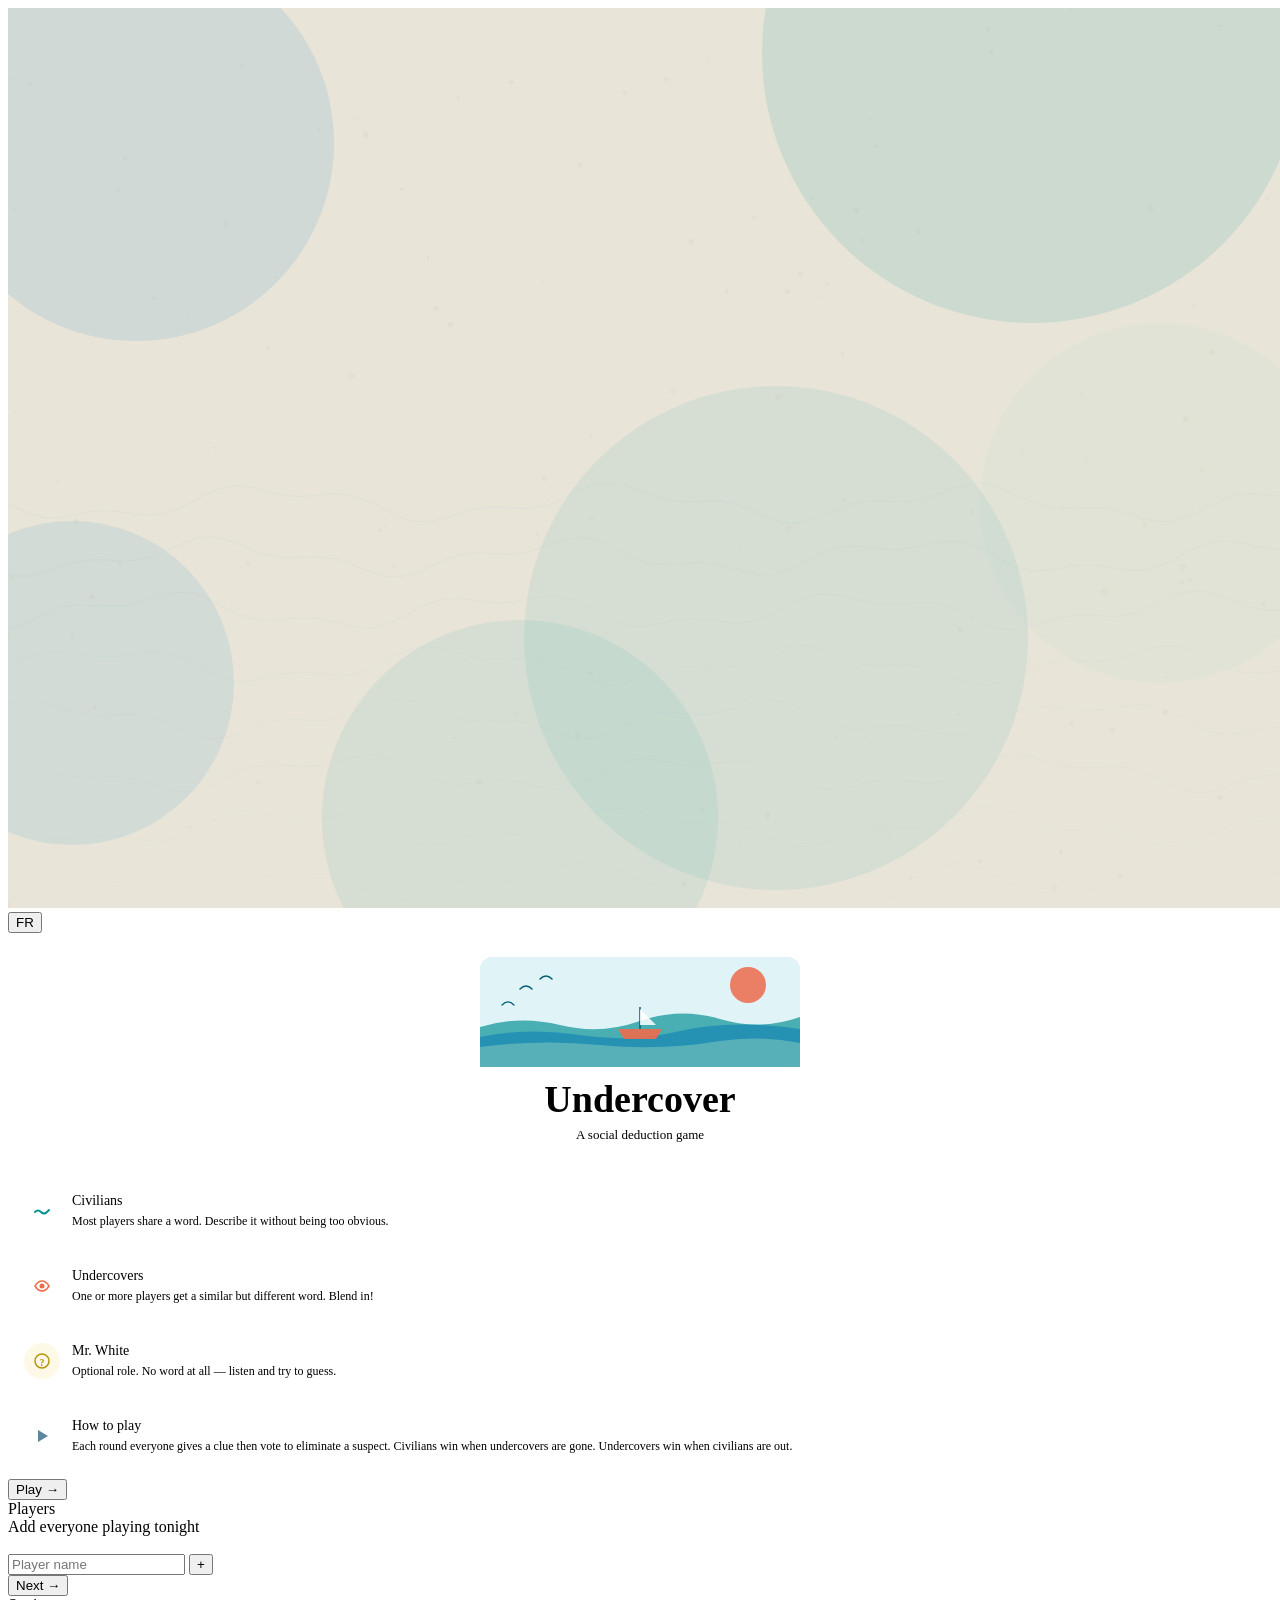
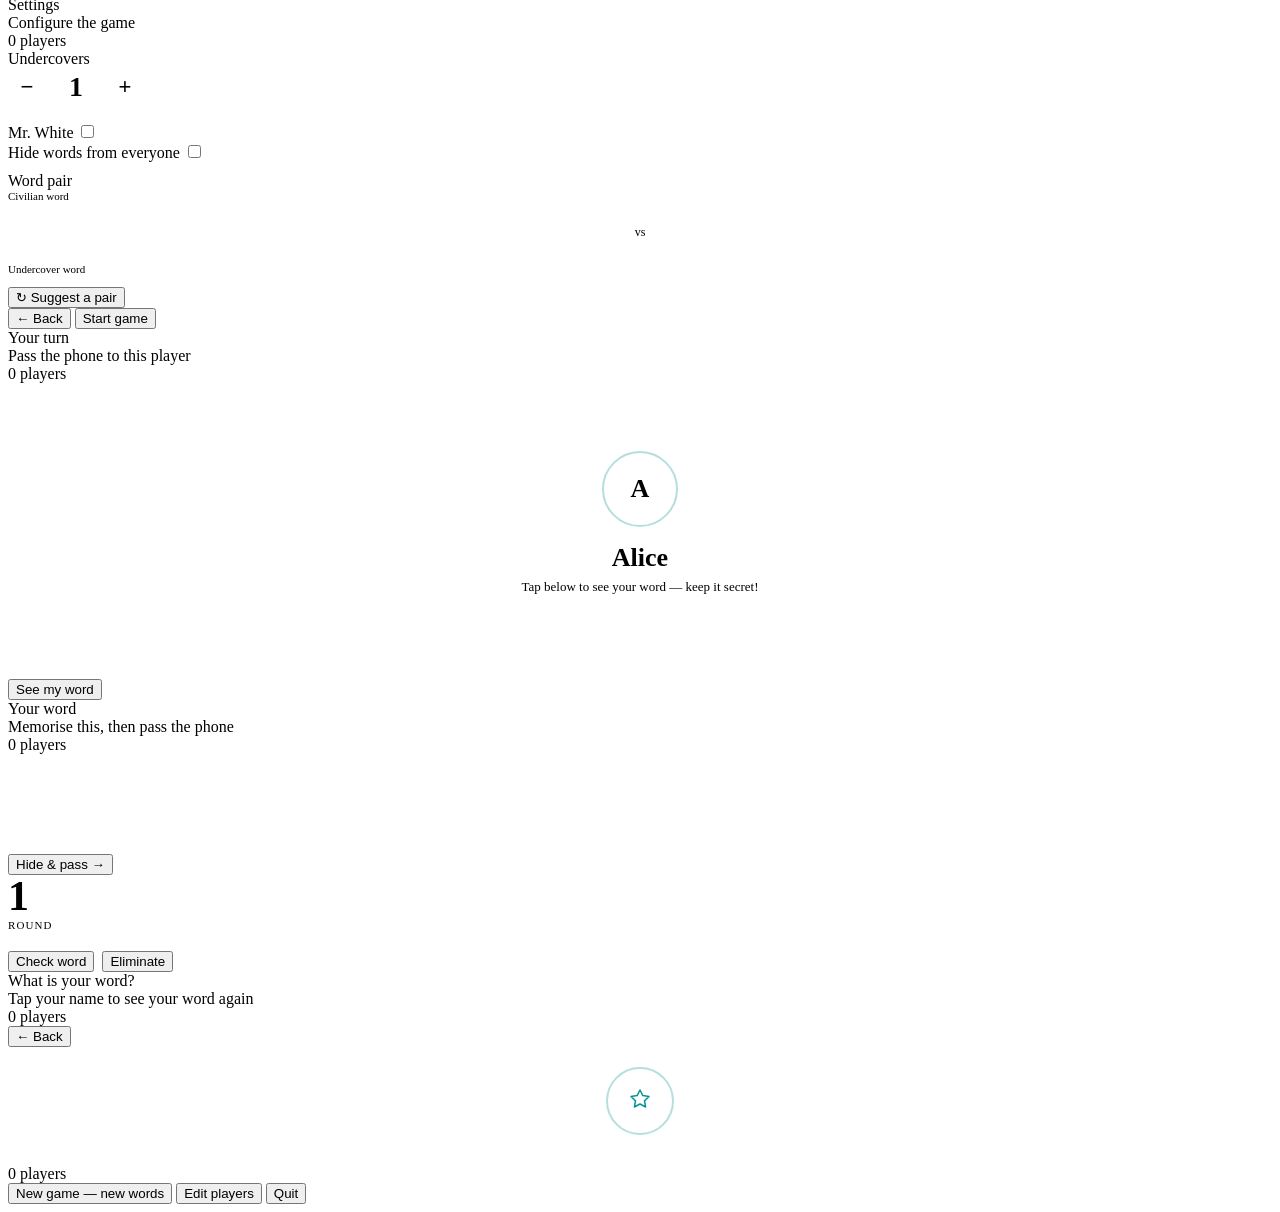
<file: Index.html>
<!DOCTYPE html>
<!--
  UNDERCOVER — Main HTML file  (Sunny Coast theme)
  Styles  → undercover.css
  Logic   → undercover.js

  Screen flow:
    screen-intro   → Welcome page: rules summary + Start button
    screen-setup   → Add players
    screen-config  → Undercovers, Mr. White, word visibility, word pair
    screen-pass    → Pass phone to each player
    screen-reveal  → Player sees their WORD only (role hidden)
    screen-game    → Live board with per-player recheck badge
    screen-recheck → Re-check your word mid-game
    screen-end     → Winner, elimination order with roles (one per line)
-->
<html lang="en">
<head>
  <meta charset="UTF-8"/>
  <meta name="viewport" content="width=device-width, initial-scale=1.0, maximum-scale=1.0"/>
  <title>Undercover</title>
  <link
    href="https://fonts.googleapis.com/css2?family=Playfair+Display:wght@400;600;700&family=DM+Sans:wght@300;400;500&display=swap"
    rel="stylesheet"
  />
  <link rel="stylesheet" href="undercover.css"/>
</head>
<body>

  <canvas id="bg-canvas"></canvas>

  <div id="app">
    <div class="frame" id="frame">

      <div class="notch"></div>

      <!-- Language toggle — top-right corner, always visible -->
      <button class="lang-btn" id="langBtn" onclick="toggleLang()">FR</button>


      <!-- ════════════════════════════════════════════════════
           SCREEN 0 — INTRO
           Ocean-themed welcome page.
           Explains the three roles and how the game works.
           data-i18n attributes are translated by applyLang().
           ════════════════════════════════════════════════════ -->
      <div class="screen active" id="screen-intro">

        <!-- Hero area with animated wave SVG -->
        <div class="intro-hero">
          <!-- Decorative ocean SVG illustration -->
          <svg viewBox="0 0 320 110" xmlns="http://www.w3.org/2000/svg"
               style="width:100%;max-width:320px;margin:0 auto 12px;display:block">
            <!-- Sky -->
            <rect width="320" height="110" fill="#e0f4f8" rx="12"/>
            <!-- Deep ocean -->
            <path d="M0 70 Q40 58 80 68 Q120 78 160 64 Q200 50 240 62 Q280 74 320 60 L320 110 L0 110 Z"
                  fill="#0a9396" opacity="0.7"/>
            <!-- Mid wave -->
            <path d="M0 80 Q50 70 100 78 Q150 86 200 74 Q250 62 320 72 L320 110 L0 110 Z"
                  fill="#0077b6" opacity="0.5"/>
            <!-- Surface foam -->
            <path d="M0 90 Q60 82 120 88 Q180 94 240 84 Q280 78 320 86 L320 110 L0 110 Z"
                  fill="#94d2bd" opacity="0.45"/>
            <!-- Sun -->
            <circle cx="268" cy="28" r="18" fill="#ee6c4d" opacity="0.85"/>
            <!-- Seagulls -->
            <path d="M40 32 Q46 26 52 32" stroke="#005f73" stroke-width="1.5" fill="none" stroke-linecap="round"/>
            <path d="M60 22 Q66 16 72 22" stroke="#005f73" stroke-width="1.5" fill="none" stroke-linecap="round"/>
            <path d="M22 48 Q28 42 34 48" stroke="#005f73" stroke-width="1.2" fill="none" stroke-linecap="round"/>
            <!-- Boat hull -->
            <path d="M138 72 L182 72 L176 82 L144 82 Z" fill="#ee6c4d" opacity="0.9"/>
            <!-- Mast -->
            <line x1="160" y1="50" x2="160" y2="72" stroke="#005f73" stroke-width="1.5"/>
            <!-- Sail -->
            <path d="M160 52 L176 68 L160 68 Z" fill="white" opacity="0.85"/>
          </svg>

          <div class="intro-title" data-i18n="intro-title">Undercover</div>
          <div class="intro-subtitle" data-i18n="intro-tagline">A social deduction game</div>
        </div>

        <!-- Rule cards — one per role / mechanic -->
        <div class="rule-card">
          <div class="rule-icon rule-icon-civilian">
            <!-- Wave icon for civilians -->
            <svg width="18" height="18" viewBox="0 0 18 18" fill="none">
              <path d="M2 10 Q5 7 8 10 Q11 13 14 10 Q16 8 16 8" stroke="#0a9396" stroke-width="2"
                    fill="none" stroke-linecap="round"/>
            </svg>
          </div>
          <div>
            <div class="rule-title" data-i18n="intro-rule-civ-title">Civilians</div>
            <div class="rule-desc"  data-i18n="intro-rule-civ">
              Most players share a word. Describe it without being too obvious.
            </div>
          </div>
        </div>

        <div class="rule-card">
          <div class="rule-icon rule-icon-undercover">
            <!-- Eye icon for undercover -->
            <svg width="18" height="18" viewBox="0 0 18 18" fill="none">
              <path d="M2 9 Q5 4 9 4 Q13 4 16 9 Q13 14 9 14 Q5 14 2 9Z"
                    stroke="#ee6c4d" stroke-width="1.5" fill="none"/>
              <circle cx="9" cy="9" r="2.5" fill="#ee6c4d"/>
            </svg>
          </div>
          <div>
            <div class="rule-title" data-i18n="intro-rule-spy-title">Undercovers</div>
            <div class="rule-desc"  data-i18n="intro-rule-spy">
              One or more players get a similar but different word. Blend in!
            </div>
          </div>
        </div>

        <div class="rule-card">
          <div class="rule-icon rule-icon-mrwhite">
            <!-- Question mark icon for Mr. White -->
            <svg width="18" height="18" viewBox="0 0 18 18" fill="none">
              <circle cx="9" cy="9" r="7" stroke="#b7950b" stroke-width="1.5"/>
              <text x="9" y="13.5" text-anchor="middle" font-size="10"
                    font-weight="700" fill="#b7950b" font-family="serif">?</text>
            </svg>
          </div>
          <div>
            <div class="rule-title" data-i18n="intro-rule-mw-title">Mr. White</div>
            <div class="rule-desc"  data-i18n="intro-rule-mw">
              Optional role. No word at all — listen and try to guess.
            </div>
          </div>
        </div>

        <div class="rule-card">
          <div class="rule-icon rule-icon-flow">
            <!-- Play / flow icon -->
            <svg width="18" height="18" viewBox="0 0 18 18" fill="none">
              <polygon points="5,3 15,9 5,15" fill="#1a5276" opacity="0.7"/>
            </svg>
          </div>
          <div>
            <div class="rule-title" data-i18n="intro-rule-flow-title">How to play</div>
            <div class="rule-desc"  data-i18n="intro-rule-flow">
              Each round everyone gives a clue then vote to eliminate a suspect.
              Civilians win when undercovers are gone. Undercovers win when civilians are out.
            </div>
          </div>
        </div>

        <div class="spacer"></div>
        <!-- Start button navigates to the player setup screen -->
        <button class="btn btn-primary" onclick="goToSetup()" data-i18n="intro-start">
          Play →
        </button>
      </div>


      <!-- ════════════════════════════════════════════════════
           SCREEN 1 — SETUP
           Host types player names one by one.
           ════════════════════════════════════════════════════ -->
      <div class="screen" id="screen-setup">
        <div class="page-title" id="t-setup">Players</div>
        <div class="page-sub"   id="t-setup-sub">Add everyone playing tonight</div>

        <!-- Badge hidden on this screen (list already shows count) -->
        <span class="player-count-badge" style="visibility:hidden">0 players</span>

        <div class="input-row">
          <input
            type="text"
            id="playerInput"
            placeholder="Player name"
            onkeydown="if(event.key==='Enter') addPlayer()"
          />
          <button class="btn btn-primary btn-icon btn-sm" onclick="addPlayer()">+</button>
        </div>

        <div id="playerList"></div>
        <div id="setup-error-box"></div>

        <div class="spacer"></div>
        <button class="btn btn-primary" id="t-next1" onclick="goToConfig()">Next →</button>
      </div>


      <!-- ════════════════════════════════════════════════════
           SCREEN 2 — CONFIG
           ════════════════════════════════════════════════════ -->
      <div class="screen" id="screen-config">
        <div class="page-title" id="t-config">Settings</div>
        <div class="page-sub"   id="t-config-sub">Configure the game</div>
        <span class="player-count-badge">0 players</span>

        <div class="section-label" id="t-undercov-label">Undercovers</div>
        <div class="counter-row">
          <button class="counter-btn" onclick="changeUnder(-1)">−</button>
          <span   class="counter-val" id="underCount">1</span>
          <button class="counter-btn" onclick="changeUnder(1)">+</button>
          <span   class="counter-note" id="underSug"></span>
        </div>

        <div class="toggle-row">
          <span class="toggle-label" id="t-mrw">Mr. White</span>
          <label class="toggle">
            <input type="checkbox" id="mrWhiteToggle" onchange="changeUnder(0)"/>
            <span class="slider-t"></span>
          </label>
        </div>

        <div class="divider"></div>

        <!-- Hide-words toggle: when ON, words are chosen randomly and never shown -->
        <div class="toggle-row" style="border-top:none;padding-top:0;margin-bottom:10px">
          <span class="toggle-label" id="t-words-hidden-label">Hide words from everyone</span>
          <label class="toggle">
            <input type="checkbox" id="hideWordsToggle" onchange="onHideWordsChange()"/>
            <span class="slider-t"></span>
          </label>
        </div>

        <!-- Shown when words hidden: confirms a pair was locked in silently -->
        <div id="wordHiddenNote" class="word-hidden-note" style="display:none">
          A random pair is locked in — no one sees it, including the host.
        </div>

        <!-- Shown when words visible: host enters/edits the pair -->
        <div id="wordVisibleSection">
          <div class="section-label" id="t-words-label">Word pair</div>
          <div class="card">
            <div style="font-size:11px;color:var(--navy-light);margin-bottom:6px" id="t-civilian-word">
              Civilian word
            </div>
            <div class="word-pair-grid">
              <input class="word-input" type="text" id="word1"/>
              <span  class="vs-divider">vs</span>
              <input class="word-input" type="text" id="word2"/>
            </div>
            <div style="font-size:11px;color:var(--navy-light);margin-top:4px" id="t-undercover-word">
              Undercover word
            </div>
            <button class="btn btn-sm" style="margin-top:12px;width:auto"
                    onclick="suggestWords()" id="t-suggest">
              ↻ Suggest a pair
            </button>
          </div>
        </div>

        <div id="config-error-box"></div>

        <div class="spacer"></div>
        <button class="btn"             id="t-back1" onclick="goTo('screen-setup')">← Back</button>
        <button class="btn btn-primary" id="t-start" onclick="startPassPhone()">Start game</button>
      </div>


      <!-- ════════════════════════════════════════════════════
           SCREEN 3 — PASS PHONE
           ════════════════════════════════════════════════════ -->
      <div class="screen" id="screen-pass">
        <div class="page-title" id="t-pass-title">Your turn</div>
        <div class="page-sub"   id="t-pass-sub">Pass the phone to this player</div>
        <span class="player-count-badge">0 players</span>

        <div class="pass-card">
          <div class="pass-avatar">
            <span class="pass-initials" id="passInitials">A</span>
          </div>
          <div class="pass-name" id="passName">Alice</div>
          <div class="pass-hint" id="t-pass-hint">Tap below to see your word — keep it secret!</div>
        </div>

        <button class="btn btn-primary" id="t-reveal" onclick="revealRole()">See my word</button>
      </div>


      <!-- ════════════════════════════════════════════════════
           SCREEN 4 — WORD REVEAL
           Players see ONLY their word — NO role label, NO role description.
           Role badge is display:none until elimination.
           ════════════════════════════════════════════════════ -->
      <div class="screen" id="screen-reveal">
        <div class="page-title" id="t-reveal-title">Your word</div>
        <div class="page-sub"   id="t-reveal-sub">Memorise this, then pass the phone</div>
        <span class="player-count-badge">0 players</span>

        <div class="role-card">
          <!-- Role badge intentionally hidden at this stage -->
          <div class="role-badge" id="roleBadge" style="display:none"></div>
          <!-- The player's word (or "no word" for Mr. White) -->
          <div class="role-word"  id="roleWord"></div>
          <!-- Neutral hint — no role information -->
          <div class="role-desc"  id="roleDesc"></div>
        </div>

        <button class="btn btn-primary" id="t-hide" onclick="nextPassPlayer()">Hide & pass →</button>
      </div>


      <!-- ════════════════════════════════════════════════════
           SCREEN 5 — GAME
           Live board: round, player rows with per-player
           recheck badge (×N), and action buttons.
           ════════════════════════════════════════════════════ -->
      <div class="screen" id="screen-game">
        <div class="game-header">
          <div>
            <div class="round-display" id="roundNum">1</div>
            <div class="round-label"   id="t-round-label">Round</div>
          </div>
          <!-- Shows "N players · N active" — updated by renderGameScreen() -->
          <div class="game-meta" id="gameMeta"></div>
        </div>

        <!-- Player rows rebuilt by renderGameScreen() in JS.
             Each active row shows a "×N" recheck badge when N > 0. -->
        <div id="gamePlayerList"></div>

        <div class="recheck-bar" id="recheckInfo"></div>

        <div class="spacer"></div>

        <div class="game-actions">
          <button class="btn"             id="t-recheck" onclick="openRecheck()">Check word</button>
          <button class="btn btn-primary" id="t-elim"    onclick="openEliminate()">Eliminate</button>
        </div>
      </div>


      <!-- ════════════════════════════════════════════════════
           SCREEN 6 — RECHECK
           ════════════════════════════════════════════════════ -->
      <div class="screen" id="screen-recheck">
        <div class="page-title" id="t-recheck-title">What is your word?</div>
        <div class="page-sub"   id="t-recheck-sub">Tap your name to see your word again</div>
        <span class="player-count-badge">0 players</span>

        <div id="recheckList"></div>

        <div class="spacer"></div>
        <button class="btn" id="t-back-game"
                onclick="goTo('screen-game');renderGameScreen()">← Back</button>
      </div>


      <!-- ════════════════════════════════════════════════════
           SCREEN 7 — END
           Winner, words, elimination order (one per line with role),
           total checks, rounds played, and restart options.
           ════════════════════════════════════════════════════ -->
      <div class="screen" id="screen-end">
        <div class="winner-display">
          <div class="winner-icon">
            <svg width="28" height="28" viewBox="0 0 28 28" fill="none">
              <path d="M14 3l2.8 5.6 6.2.9-4.5 4.4 1.1 6.1L14 17l-5.6 3 1.1-6.1L5 9.5l6.2-.9L14 3z"
                    stroke="#0a9396" stroke-width="1.5" stroke-linejoin="round"/>
            </svg>
          </div>
          <div class="winner-title" id="winnerTitle"></div>
          <!-- winnerSub shows "Words: word1 / word2" -->
          <div class="winner-sub"   id="winnerSub"></div>
        </div>

        <span class="player-count-badge">0 players</span>

        <!-- Stat rows + elimination list populated by endGame() in JS.
             All labels come from the translations object — fully bilingual. -->
        <div id="endStats"></div>

        <div class="spacer"></div>

        <button class="btn btn-primary" id="t-newgame"     onclick="newGame()">New game — new words</button>
        <button class="btn"             id="t-editplayers" onclick="editPlayers()">Edit players</button>
        <button class="btn btn-danger"  id="t-quit"        onclick="quitGame()">Quit</button>
      </div>


      <!-- Modal container — bottom sheets injected by JS -->
      <div id="modalContainer"></div>

    </div><!-- /.frame -->
  </div><!-- /#app -->

  <script src="undercover.js"></script>
</body>
</html>
</file>
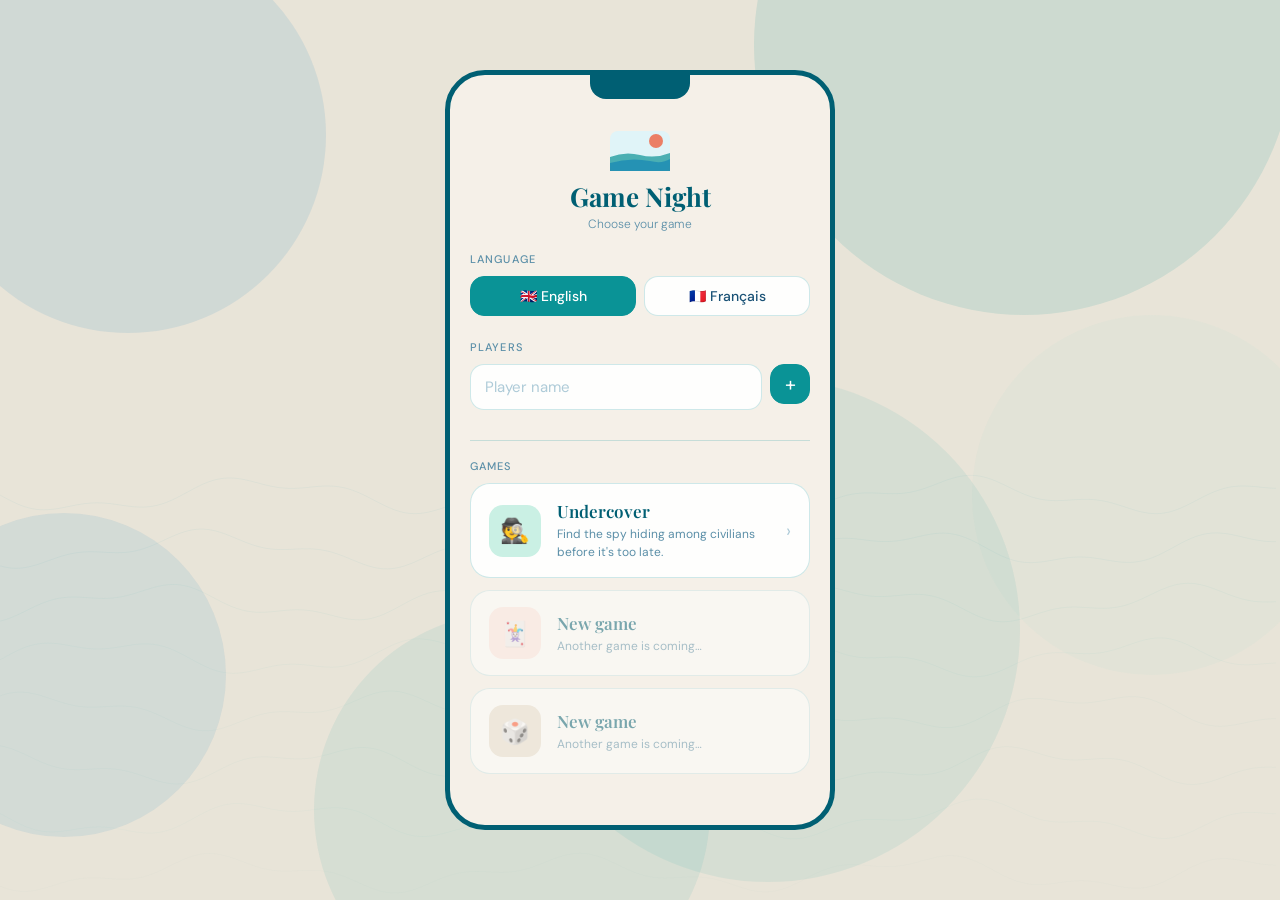
<file: index.html>
<!DOCTYPE html>
<!--
  index.html — Home page
  - Language selector (EN / FR) — applies to all games
  - Player list manager with drag-to-reorder (long-press + slide)
  - Game cards: one per available game
  - To add a new game: add a card in the "game-grid" section
    and create a new folder (e.g. /mynamegame/) with its own files.
-->
<html lang="en">
<head>
  <meta charset="UTF-8"/>
  <meta name="viewport" content="width=device-width, initial-scale=1.0, maximum-scale=1.0"/>
  <title>Game Night</title>
  <link href="https://fonts.googleapis.com/css2?family=Playfair+Display:wght@400;600;700&family=DM+Sans:wght@300;400;500&display=swap" rel="stylesheet"/>
  <link rel="stylesheet" href="shared.css"/>
  <style>
    /* ── Index-specific styles ─────────────────────────────── */

    /* Language selector — two pill buttons at the top */
    .lang-bar {
      display: flex; gap: 8px; margin-bottom: 20px;
    }
    .lang-pill {
      flex: 1; padding: 10px;
      border-radius: var(--r); border: 1.5px solid var(--card-border);
      background: var(--white-foam); color: var(--navy-mid);
      font-size: 14px; font-weight: 500; font-family: var(--font-body);
      cursor: pointer; text-align: center;
      transition: background .15s, border-color .15s;
    }
    .lang-pill.active {
      background: var(--teal); color: #fff; border-color: var(--teal);
    }
    .lang-pill:not(.active):hover { background: var(--teal-pale); }

    /* Player list — drag-to-reorder rows */
    .player-item {
      display: flex; align-items: center; gap: 10px;
      padding: 10px 12px;
      background: var(--white-foam);
      border: 1.5px solid var(--card-border);
      border-radius: var(--r); margin-bottom: 7px;
      font-size: 14px; user-select: none;
      transition: box-shadow .15s, opacity .15s;
    }
    .player-item.dragging {
      opacity: 0.5;
      box-shadow: 0 6px 24px rgba(10,147,150,0.18);
    }
    .player-item.drag-over {
      border-color: var(--teal);
      background: var(--teal-pale);
    }

    /* Drag handle — long-press activates drag on touch */
    .drag-handle {
      cursor: grab; color: var(--navy-pale);
      font-size: 18px; flex-shrink: 0; padding: 2px 4px;
      touch-action: none; /* prevent scroll interference */
    }
    .drag-handle:active { cursor: grabbing; }

    .player-avatar {
      width: 28px; height: 28px; border-radius: 50%;
      background: var(--teal-pale);
      display: flex; align-items: center; justify-content: center;
      font-family: var(--font-display); font-size: 11px;
      font-weight: 700; color: var(--teal-dark); flex-shrink: 0;
    }
    .player-name {
      flex: 1; font-weight: 500; color: var(--navy);
    }
    .remove-btn {
      background: none; border: none; color: var(--navy-pale);
      cursor: pointer; font-size: 18px; padding: 0 2px;
      transition: color .15s;
    }
    .remove-btn:hover { color: var(--coral); }

    /* Game cards grid */
    .game-grid {
      display: flex; flex-direction: column; gap: 12px;
      margin-bottom: 8px;
    }
    .game-card {
      display: flex; align-items: center; gap: 16px;
      padding: 16px 18px;
      background: var(--white-foam);
      border: 1.5px solid var(--card-border);
      border-radius: var(--r-lg);
      cursor: pointer; text-decoration: none;
      transition: background .15s, transform .1s, box-shadow .15s;
    }
    .game-card:hover {
      background: var(--teal-pale);
      box-shadow: 0 4px 16px rgba(10,147,150,0.12);
    }
    .game-card:active { transform: scale(0.98); }

    /* "Coming soon" card — greyed out, not clickable */
    .game-card.coming-soon {
      opacity: 0.5; cursor: default; pointer-events: none;
    }

    .game-icon {
      width: 52px; height: 52px; border-radius: 14px;
      display: flex; align-items: center; justify-content: center;
      font-size: 24px; flex-shrink: 0;
    }
    .game-icon-teal   { background: var(--teal-pale); }
    .game-icon-coral  { background: var(--coral-pale); }
    .game-icon-sand   { background: var(--sand-dark); }

    .game-info { flex: 1; }
    .game-title {
      font-family: var(--font-display); font-size: 17px;
      font-weight: 600; color: var(--teal-dark); margin-bottom: 3px;
    }
    .game-desc { font-size: 12px; color: var(--navy-light); line-height: 1.5; }
    .game-arrow { font-size: 18px; color: var(--navy-pale); }

    .coming-soon-badge {
      font-size: 10px; font-weight: 600; letter-spacing: 0.08em;
      color: var(--navy-light); background: var(--sand-dark);
      border-radius: 10px; padding: 2px 8px; margin-left: 6px;
      text-transform: uppercase;
    }

    /* Input row */
    .input-row { display: flex; gap: 8px; margin-bottom: 16px; }
    .input-row input {
      flex: 1; padding: 12px 14px; border-radius: var(--r);
      border: 1.5px solid var(--card-border);
      background: var(--white-foam); color: var(--navy);
      font-size: 15px; font-family: var(--font-body); outline: none;
      transition: border-color .2s;
    }
    .input-row input:focus { border-color: var(--teal); }
    .input-row input::placeholder { color: var(--navy-pale); }
  </style>
</head>
<body>

<canvas id="bg-canvas"></canvas>

<div id="app">
  <div class="frame">
    <div class="notch"></div>

    <div class="screen active" id="screen-home">

      <!-- App title -->
      <div style="text-align:center;padding:8px 0 16px">
        <svg viewBox="0 0 60 40" width="60" style="display:block;margin:0 auto 8px">
          <rect width="60" height="40" fill="#e0f4f8" rx="8"/>
          <path d="M0 26 Q15 20 30 24 Q45 28 60 22 L60 40 L0 40Z" fill="#0a9396" opacity="0.7"/>
          <path d="M0 32 Q20 26 40 30 Q52 33 60 28 L60 40 L0 40Z" fill="#0077b6" opacity="0.5"/>
          <circle cx="46" cy="10" r="7" fill="#ee6c4d" opacity="0.85"/>
        </svg>
        <div style="font-family:var(--font-display);font-size:26px;font-weight:700;color:var(--teal-dark)" id="t-app-title">Game Night</div>
        <div style="font-size:12px;color:var(--navy-light);font-weight:300;margin-top:2px" id="t-app-sub">Choose your game</div>
      </div>

      <!-- ── Language selector ─────────────────────────────── -->
      <div class="section-label" id="t-lang-label">Language</div>
      <div class="lang-bar">
        <button class="lang-pill active" id="pill-en" onclick="chooseLang('en')">🇬🇧 English</button>
        <button class="lang-pill"        id="pill-fr" onclick="chooseLang('fr')">🇫🇷 Français</button>
      </div>

      <!-- ── Player list ───────────────────────────────────── -->
      <div class="section-label" id="t-players-label">Players</div>
      <div class="input-row">
        <input type="text" id="playerInput" onkeydown="if(event.key==='Enter')addPlayer()"/>
        <button class="btn btn-primary btn-icon btn-sm" onclick="addPlayer()">+</button>
      </div>
      <div id="playerList"></div>
      <div id="player-error"></div>

      <div class="divider"></div>

      <!-- ── Game selector ─────────────────────────────────── -->
      <div class="section-label" id="t-games-label">Games</div>
      <div class="game-grid">

        <!-- Undercover — available -->
        <a class="game-card" href="undercover/index.html" id="card-undercover">
          <div class="game-icon game-icon-teal">🕵️</div>
          <div class="game-info">
            <div class="game-title" id="t-uc-title">Undercover</div>
            <div class="game-desc"  id="t-uc-desc">Find the spy hiding among civilians before it's too late.</div>
          </div>
          <div class="game-arrow">›</div>
        </a>

        <!--
          ════════════════════════════════════════════════════
          TO ADD A NEW GAME:
          1. Duplicate the <a class="game-card"> block below
          2. Set href="yourgame/index.html"
          3. Choose an icon emoji and colour class
          4. Add title/description translations in applyLang()
          5. Remove the "coming-soon" class when ready
          ════════════════════════════════════════════════════
        -->

        <!-- Placeholder — future game slot 1 -->
        <div class="game-card coming-soon">
          <div class="game-icon game-icon-coral">🃏</div>
          <div class="game-info">
            <div class="game-title" id="t-g2-title">
              New game <span class="coming-soon-badge" id="t-soon">Soon</span>
            </div>
            <div class="game-desc" id="t-g2-desc">Another game is coming…</div>
          </div>
        </div>

        <!-- Placeholder — future game slot 2 -->
        <div class="game-card coming-soon">
          <div class="game-icon game-icon-sand">🎲</div>
          <div class="game-info">
            <div class="game-title" id="t-g3-title">
              New game <span class="coming-soon-badge" id="t-soon2">Soon</span>
            </div>
            <div class="game-desc" id="t-g3-desc">Another game is coming…</div>
          </div>
        </div>

      </div><!-- /.game-grid -->

    </div><!-- /#screen-home -->
  </div><!-- /.frame -->
</div><!-- /#app -->

<script src="shared.js"></script>
<script>
/* =============================================================
   index.js (inline) — Home page logic
   ============================================================= */

/* ── Translations ──────────────────────────────────────────── */
const T = {
  en: {
    'app-title':     'Game Night',
    'app-sub':       'Choose your game',
    'lang-label':    'Language',
    'players-label': 'Players',
    'games-label':   'Games',
    'uc-title':      'Undercover',
    'uc-desc':       'Find the spy hiding among civilians before it\'s too late.',
    'g2-title':      'New game',
    'g2-desc':       'Another game is coming…',
    'g3-title':      'New game',
    'g3-desc':       'Another game is coming…',
    'soon':          'Soon',
    'soon2':         'Soon',
    'player-input-placeholder': 'Player name',
    'err-empty':     'Please enter a name.',
    'err-duplicate': 'This name is already in the list.',
  },
  fr: {
    'app-title':     'Soirée Jeux',
    'app-sub':       'Choisissez votre jeu',
    'lang-label':    'Langue',
    'players-label': 'Joueurs',
    'games-label':   'Jeux',
    'uc-title':      'Undercover',
    'uc-desc':       'Trouvez l\'espion caché parmi les civils avant qu\'il ne soit trop tard.',
    'g2-title':      'Nouveau jeu',
    'g2-desc':       'Un autre jeu arrive bientôt…',
    'g3-title':      'Nouveau jeu',
    'g3-desc':       'Un autre jeu arrive bientôt…',
    'soon':          'Bientôt',
    'soon2':         'Bientôt',
    'player-input-placeholder': 'Nom du joueur',
    'err-empty':     'Veuillez entrer un nom.',
    'err-duplicate': 'Ce nom est déjà dans la liste.',
  },
};

function t(k) { return (T[LANG] || T.en)[k] || k; }

function applyLang() {
  /* Update all t-* elements */
  Object.keys(T.en).forEach(k => {
    const el = document.getElementById('t-' + k);
    if (el) el.textContent = t(k);
  });
  /* Placeholder */
  document.getElementById('playerInput').placeholder = t('player-input-placeholder');
  /* Language pills */
  document.getElementById('pill-en').classList.toggle('active', LANG === 'en');
  document.getElementById('pill-fr').classList.toggle('active', LANG === 'fr');
  /* html lang attribute */
  document.documentElement.lang = LANG;
}

/* ── Language choice ───────────────────────────────────────── */
function chooseLang(l) {
  setLang(l);
  applyLang();
}

/* ── Player management ─────────────────────────────────────── */
function showPlayerError(msg) {
  const box = document.getElementById('player-error');
  box.innerHTML = `<div class="error-msg">${msg}</div>`;
  setTimeout(() => { box.innerHTML = ''; }, 3500);
}

function addPlayer() {
  const input = document.getElementById('playerInput');
  const name  = input.value.trim();
  if (!name) { showPlayerError(t('err-empty')); return; }
  if (PLAYERS.some(p => p.name.toLowerCase() === name.toLowerCase())) {
    showPlayerError(t('err-duplicate')); return;
  }
  PLAYERS.push({ id: uid(), name });
  savePlayers();
  input.value = '';
  renderPlayerList();
  input.focus();
}

function removePlayer(id) {
  PLAYERS = PLAYERS.filter(p => p.id !== id);
  savePlayers();
  renderPlayerList();
}

/* ── Render player list with drag-to-reorder ───────────────── */
/* Touch drag uses long-press (500 ms) + pointermove to slide rows up/down.
   Mouse drag uses the HTML5 drag-and-drop API.                            */

let dragSrcId  = null;   /* id of the row being dragged */
let longPressTimer = null;
let isDraggingTouch = false;

function renderPlayerList() {
  const list = document.getElementById('playerList');
  list.innerHTML = '';

  PLAYERS.forEach(player => {
    const row = document.createElement('div');
    row.className   = 'player-item';
    row.dataset.id  = player.id;
    row.draggable   = true;

    row.innerHTML = `
      <span class="drag-handle" title="Hold to reorder">⠿</span>
      <span class="player-avatar">${initials(player.name)}</span>
      <span class="player-name">${player.name}</span>
      <button class="remove-btn" onclick="removePlayer('${player.id}')">×</button>
    `;

    /* ── Mouse drag-and-drop ─────────────────────────── */
    row.addEventListener('dragstart', e => {
      dragSrcId = player.id;
      e.dataTransfer.effectAllowed = 'move';
      setTimeout(() => row.classList.add('dragging'), 0);
    });
    row.addEventListener('dragend', () => {
      row.classList.remove('dragging');
      list.querySelectorAll('.player-item').forEach(r => r.classList.remove('drag-over'));
    });
    row.addEventListener('dragover', e => {
      e.preventDefault();
      e.dataTransfer.dropEffect = 'move';
      list.querySelectorAll('.player-item').forEach(r => r.classList.remove('drag-over'));
      row.classList.add('drag-over');
    });
    row.addEventListener('drop', e => {
      e.preventDefault();
      if (dragSrcId && dragSrcId !== player.id) {
        reorderPlayers(dragSrcId, player.id);
      }
    });

    /* ── Touch long-press + slide ────────────────────── */
    const handle = row.querySelector('.drag-handle');

    handle.addEventListener('pointerdown', e => {
      e.preventDefault();
      longPressTimer = setTimeout(() => {
        isDraggingTouch = true;
        dragSrcId = player.id;
        row.classList.add('dragging');
        handle.setPointerCapture(e.pointerId);
      }, 400); /* 400 ms long-press threshold */
    });

    handle.addEventListener('pointermove', e => {
      if (!isDraggingTouch || dragSrcId !== player.id) return;
      e.preventDefault();

      /* Find which row the pointer is currently over */
      const target = document.elementFromPoint(e.clientX, e.clientY)?.closest('.player-item');
      if (target && target.dataset.id !== dragSrcId) {
        list.querySelectorAll('.player-item').forEach(r => r.classList.remove('drag-over'));
        target.classList.add('drag-over');
      }
    });

    handle.addEventListener('pointerup', e => {
      clearTimeout(longPressTimer);
      if (isDraggingTouch && dragSrcId === player.id) {
        const target = document.elementFromPoint(e.clientX, e.clientY)?.closest('.player-item');
        if (target && target.dataset.id !== dragSrcId) {
          reorderPlayers(dragSrcId, target.dataset.id);
        } else {
          renderPlayerList(); /* redraw to remove drag-over states */
        }
      }
      isDraggingTouch = false;
      dragSrcId = null;
      row.classList.remove('dragging');
      list.querySelectorAll('.player-item').forEach(r => r.classList.remove('drag-over'));
    });

    handle.addEventListener('pointercancel', () => {
      clearTimeout(longPressTimer);
      isDraggingTouch = false;
      dragSrcId = null;
      renderPlayerList();
    });

    list.appendChild(row);
  });
}

/* Moves the player with srcId so it appears before the player with targetId */
function reorderPlayers(srcId, targetId) {
  const srcIdx    = PLAYERS.findIndex(p => p.id === srcId);
  const targetIdx = PLAYERS.findIndex(p => p.id === targetId);
  if (srcIdx === -1 || targetIdx === -1) return;
  const [moved] = PLAYERS.splice(srcIdx, 1);
  const insertAt = PLAYERS.findIndex(p => p.id === targetId);
  PLAYERS.splice(insertAt, 0, moved);
  savePlayers();
  renderPlayerList();
}

/* ── Background canvas ─────────────────────────────────────── */
function drawBackground() {
  const canvas = document.getElementById('bg-canvas');
  const ctx    = canvas.getContext('2d');
  canvas.width  = window.innerWidth;
  canvas.height = window.innerHeight;
  const w = canvas.width, h = canvas.height;

  ctx.fillStyle = '#e8e4d8';
  ctx.fillRect(0, 0, w, h);

  [
    { x:.80, y:.05, r:.30, a:.12, c:'10,147,150' },
    { x:.10, y:.15, r:.22, a:.10, c:'0,119,182'  },
    { x:.60, y:.70, r:.28, a:.08, c:'10,147,150' },
    { x:.05, y:.75, r:.18, a:.09, c:'0,119,182'  },
    { x:.90, y:.55, r:.20, a:.07, c:'148,210,189'},
    { x:.40, y:.90, r:.22, a:.08, c:'10,147,150' },
  ].forEach(c => {
    ctx.beginPath();
    ctx.arc(c.x*w, c.y*h, c.r*Math.min(w,h), 0, Math.PI*2);
    ctx.fillStyle = `rgba(${c.c},${c.a})`;
    ctx.fill();
  });

  ctx.lineWidth = 0.8;
  for (let i = 0; i < 8; i++) {
    const baseY = h * (0.55 + i * 0.06);
    ctx.strokeStyle = `rgba(10,147,150,${0.06 - i*0.005})`;
    ctx.beginPath();
    for (let x = 0; x < w; x += 4) {
      const y = baseY + Math.sin(x*0.018+i)*14 + Math.sin(x*0.05+i)*6;
      x === 0 ? ctx.moveTo(x,y) : ctx.lineTo(x,y);
    }
    ctx.stroke();
  }
}

drawBackground();
window.addEventListener('resize', drawBackground);

/* ── Init ──────────────────────────────────────────────────── */
applyLang();
renderPlayerList();
</script>
</body>
</html>
</file>
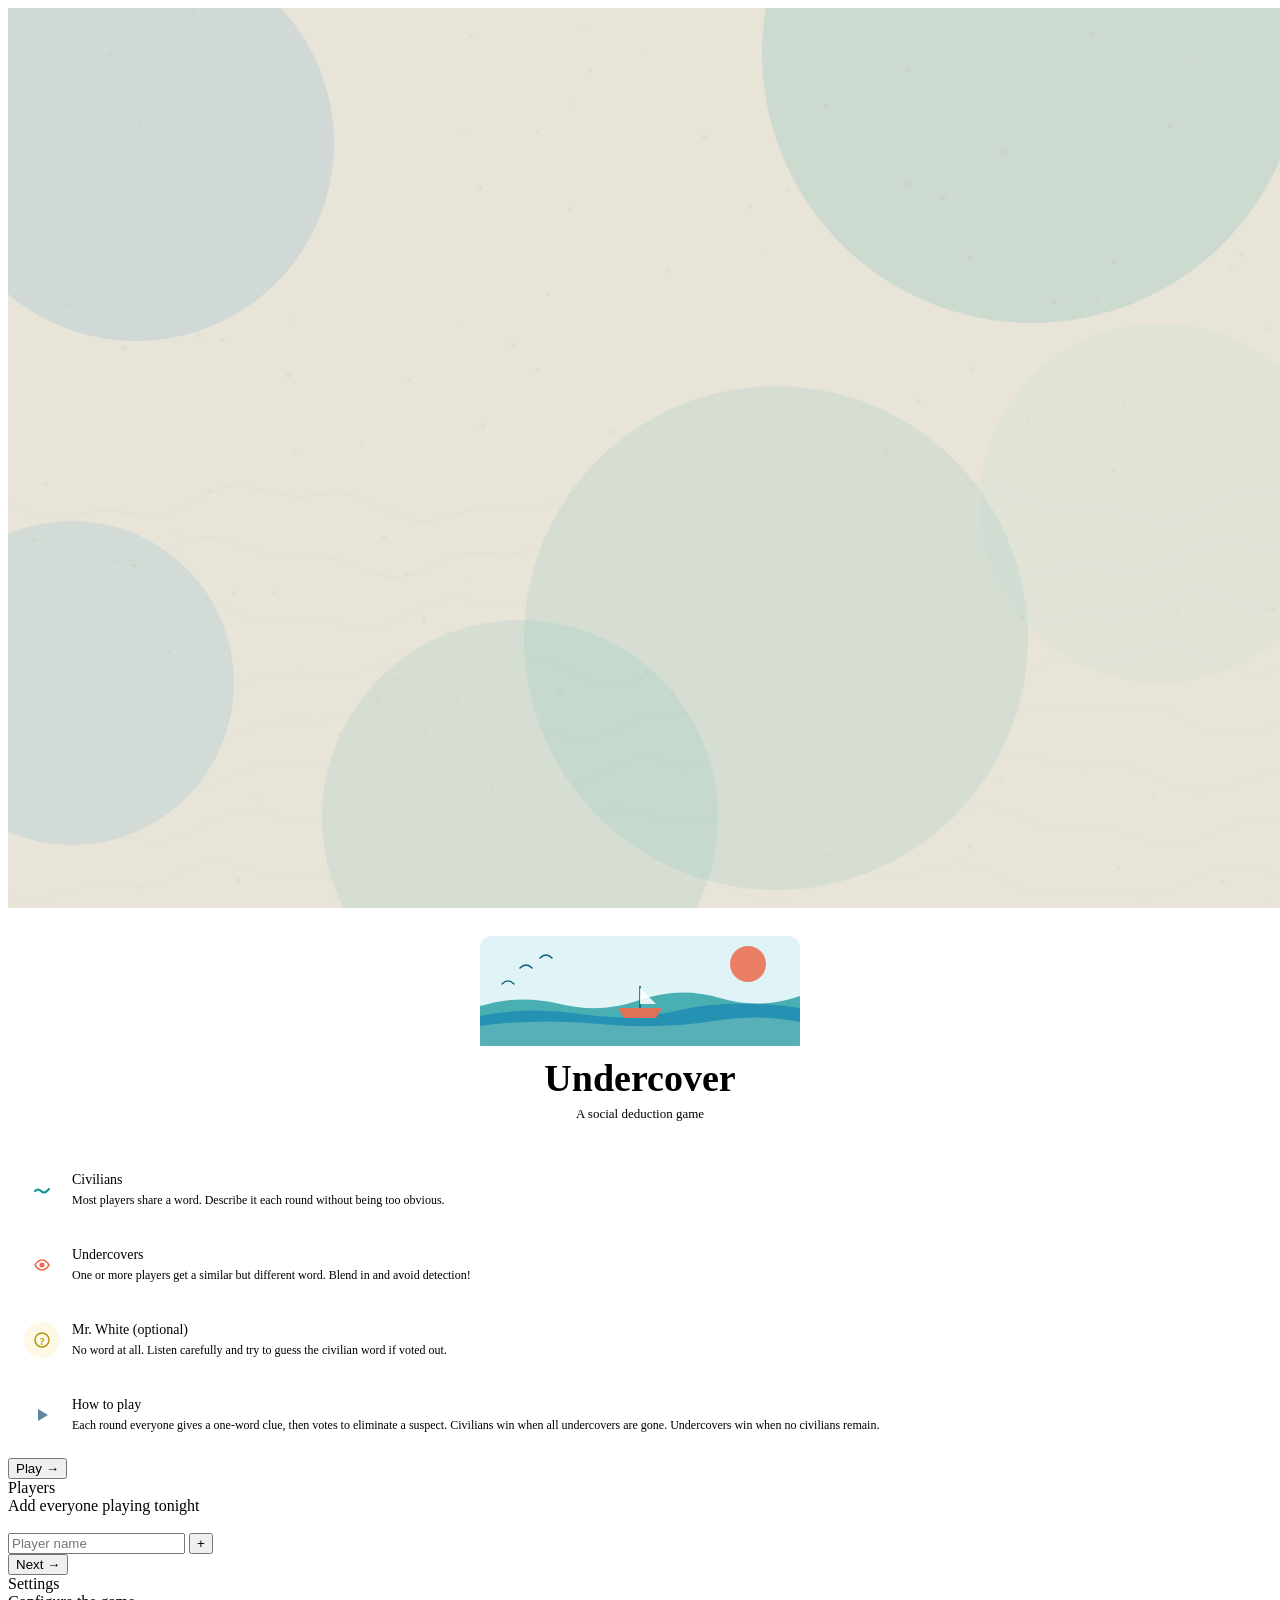
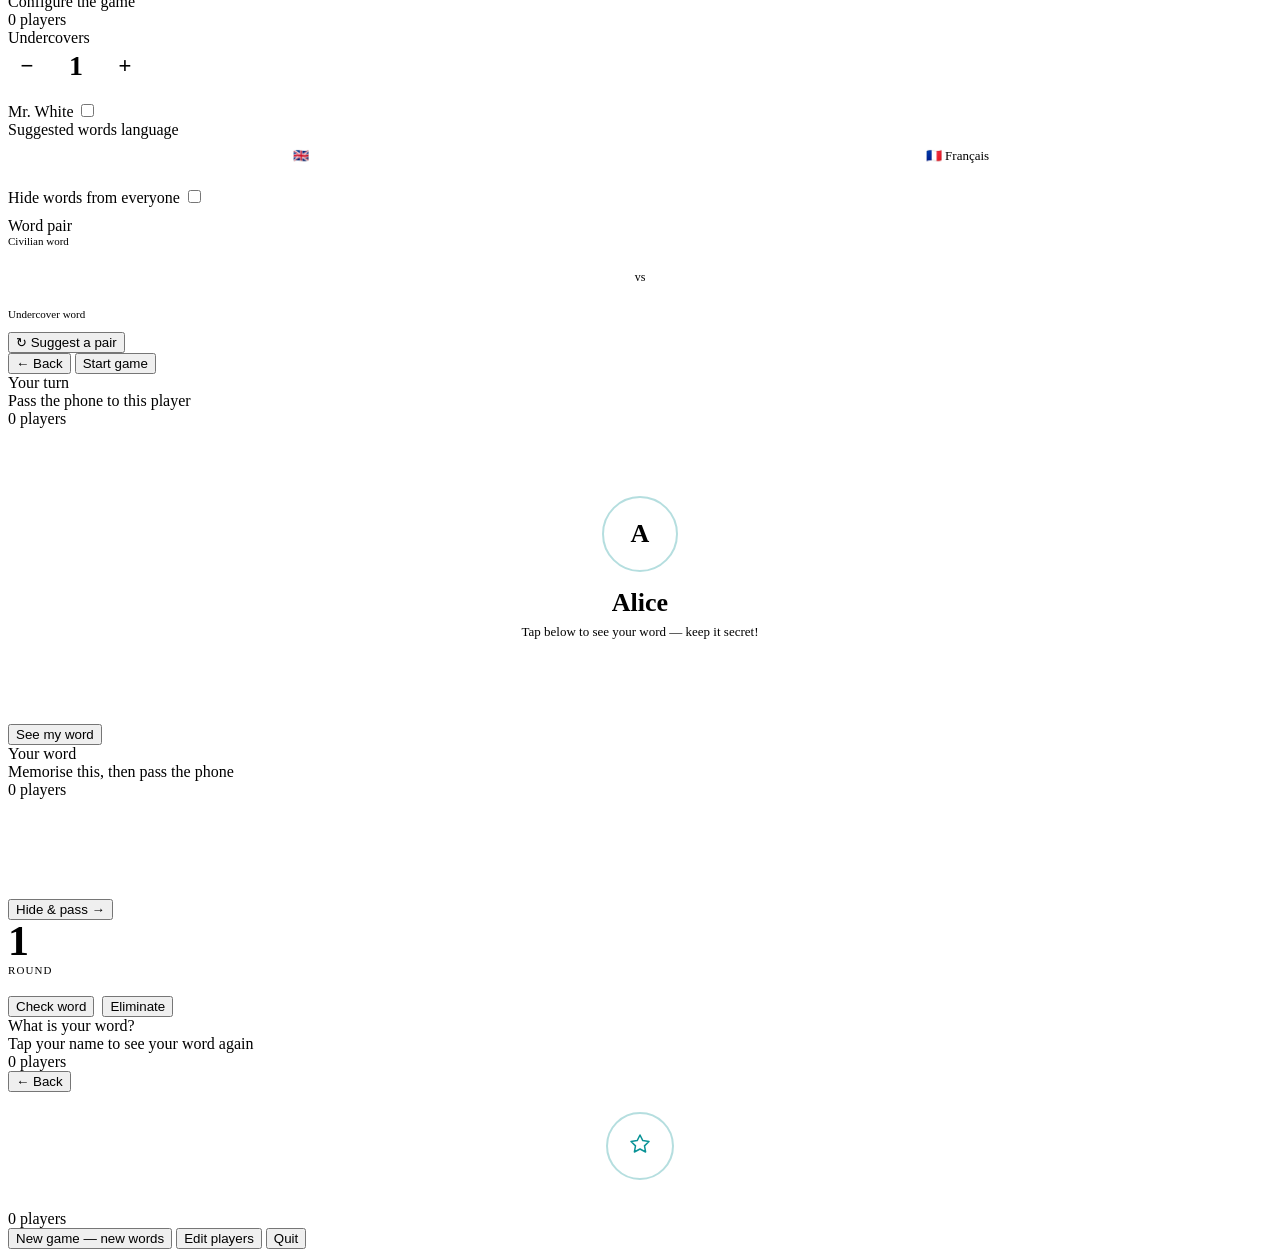
<file: undercover.html>
<!DOCTYPE html>
<!--
  UNDERCOVER — Main HTML (English only, Sunny Coast theme)
  Styles  → undercover.css
  Logic   → undercover.js
  Words   → words.txt  (editable in TextEdit / Notepad)

  Screen flow:
    screen-intro   → Rules summary + Play button
    screen-setup   → Add players
    screen-config  → Undercovers · Mr. White · Word language (EN/FR) · Words
    screen-pass    → Pass phone to each player
    screen-reveal  → Player sees their WORD only (role hidden)
    screen-game    → Live board with per-player recheck badge (×N)
    screen-recheck → Re-check your word mid-game
    screen-end     → Winner · elimination order with roles · stats · restart
-->
<html lang="en">
<head>
  <meta charset="UTF-8"/>
  <meta name="viewport" content="width=device-width, initial-scale=1.0, maximum-scale=1.0"/>
  <title>Undercover</title>
  <link
    href="https://fonts.googleapis.com/css2?family=Playfair+Display:wght@400;600;700&family=DM+Sans:wght@300;400;500&display=swap"
    rel="stylesheet"
  />
  <link rel="stylesheet" href="undercover.css"/>
</head>
<body>

  <canvas id="bg-canvas"></canvas>

  <div id="app">
    <div class="frame" id="frame">

      <div class="notch"></div>
      <!-- No language toggle button — app is English only -->


      <!-- ════════════════════════════════════════════════════
           SCREEN 0 — INTRO
           Ocean-themed welcome with rules summary.
           ════════════════════════════════════════════════════ -->
      <div class="screen active" id="screen-intro">

        <div class="intro-hero">
          <!-- Decorative ocean SVG illustration -->
          <svg viewBox="0 0 320 110" xmlns="http://www.w3.org/2000/svg"
               style="width:100%;max-width:320px;margin:0 auto 12px;display:block">
            <rect width="320" height="110" fill="#e0f4f8" rx="12"/>
            <path d="M0 70 Q40 58 80 68 Q120 78 160 64 Q200 50 240 62 Q280 74 320 60 L320 110 L0 110 Z"
                  fill="#0a9396" opacity="0.7"/>
            <path d="M0 80 Q50 70 100 78 Q150 86 200 74 Q250 62 320 72 L320 110 L0 110 Z"
                  fill="#0077b6" opacity="0.5"/>
            <path d="M0 90 Q60 82 120 88 Q180 94 240 84 Q280 78 320 86 L320 110 L0 110 Z"
                  fill="#94d2bd" opacity="0.45"/>
            <circle cx="268" cy="28" r="18" fill="#ee6c4d" opacity="0.85"/>
            <path d="M40 32 Q46 26 52 32" stroke="#005f73" stroke-width="1.5" fill="none" stroke-linecap="round"/>
            <path d="M60 22 Q66 16 72 22" stroke="#005f73" stroke-width="1.5" fill="none" stroke-linecap="round"/>
            <path d="M22 48 Q28 42 34 48" stroke="#005f73" stroke-width="1.2" fill="none" stroke-linecap="round"/>
            <path d="M138 72 L182 72 L176 82 L144 82 Z" fill="#ee6c4d" opacity="0.9"/>
            <line x1="160" y1="50" x2="160" y2="72" stroke="#005f73" stroke-width="1.5"/>
            <path d="M160 52 L176 68 L160 68 Z" fill="white" opacity="0.85"/>
          </svg>

          <div class="intro-title">Undercover</div>
          <div class="intro-subtitle">A social deduction game</div>
        </div>

        <!-- Rule cards -->
        <div class="rule-card">
          <div class="rule-icon rule-icon-civilian">
            <svg width="18" height="18" viewBox="0 0 18 18" fill="none">
              <path d="M2 10 Q5 7 8 10 Q11 13 14 10 Q16 8 16 8" stroke="#0a9396" stroke-width="2"
                    fill="none" stroke-linecap="round"/>
            </svg>
          </div>
          <div>
            <div class="rule-title">Civilians</div>
            <div class="rule-desc">
              Most players share a word. Describe it each round without being too obvious.
            </div>
          </div>
        </div>

        <div class="rule-card">
          <div class="rule-icon rule-icon-undercover">
            <svg width="18" height="18" viewBox="0 0 18 18" fill="none">
              <path d="M2 9 Q5 4 9 4 Q13 4 16 9 Q13 14 9 14 Q5 14 2 9Z"
                    stroke="#ee6c4d" stroke-width="1.5" fill="none"/>
              <circle cx="9" cy="9" r="2.5" fill="#ee6c4d"/>
            </svg>
          </div>
          <div>
            <div class="rule-title">Undercovers</div>
            <div class="rule-desc">
              One or more players get a similar but different word. Blend in and avoid detection!
            </div>
          </div>
        </div>

        <div class="rule-card">
          <div class="rule-icon rule-icon-mrwhite">
            <svg width="18" height="18" viewBox="0 0 18 18" fill="none">
              <circle cx="9" cy="9" r="7" stroke="#b7950b" stroke-width="1.5"/>
              <text x="9" y="13.5" text-anchor="middle" font-size="10"
                    font-weight="700" fill="#b7950b" font-family="serif">?</text>
            </svg>
          </div>
          <div>
            <div class="rule-title">Mr. White (optional)</div>
            <div class="rule-desc">
              No word at all. Listen carefully and try to guess the civilian word if voted out.
            </div>
          </div>
        </div>

        <div class="rule-card">
          <div class="rule-icon rule-icon-flow">
            <svg width="18" height="18" viewBox="0 0 18 18" fill="none">
              <polygon points="5,3 15,9 5,15" fill="#1a5276" opacity="0.7"/>
            </svg>
          </div>
          <div>
            <div class="rule-title">How to play</div>
            <div class="rule-desc">
              Each round everyone gives a one-word clue, then votes to eliminate a suspect.
              Civilians win when all undercovers are gone.
              Undercovers win when no civilians remain.
            </div>
          </div>
        </div>

        <div class="spacer"></div>
        <button class="btn btn-primary" onclick="goToSetup()">Play →</button>
      </div>


      <!-- ════════════════════════════════════════════════════
           SCREEN 1 — SETUP
           ════════════════════════════════════════════════════ -->
      <div class="screen" id="screen-setup">
        <div class="page-title">Players</div>
        <div class="page-sub">Add everyone playing tonight</div>

        <!-- Badge hidden here — list already shows all players -->
        <span class="player-count-badge" style="visibility:hidden">0 players</span>

        <div class="input-row">
          <input
            type="text"
            id="playerInput"
            placeholder="Player name"
            onkeydown="if(event.key==='Enter') addPlayer()"
          />
          <button class="btn btn-primary btn-icon btn-sm" onclick="addPlayer()">+</button>
        </div>

        <div id="playerList"></div>
        <div id="setup-error-box"></div>

        <div class="spacer"></div>
        <button class="btn btn-primary" onclick="goToConfig()">Next →</button>
      </div>


      <!-- ════════════════════════════════════════════════════
           SCREEN 2 — CONFIG
           Undercover count · Mr. White toggle
           Word language selector (EN / FR)
           Hide-words toggle · Word inputs
           ════════════════════════════════════════════════════ -->
      <div class="screen" id="screen-config">
        <div class="page-title">Settings</div>
        <div class="page-sub">Configure the game</div>
        <span class="player-count-badge">0 players</span>

        <!-- Undercover counter -->
        <div class="section-label">Undercovers</div>
        <div class="counter-row">
          <button class="counter-btn" onclick="changeUnder(-1)">−</button>
          <span   class="counter-val" id="underCount">1</span>
          <button class="counter-btn" onclick="changeUnder(1)">+</button>
          <span   class="counter-note" id="underSug"></span>
        </div>

        <!-- Mr. White toggle -->
        <div class="toggle-row">
          <span class="toggle-label">Mr. White</span>
          <label class="toggle">
            <input type="checkbox" id="mrWhiteToggle" onchange="changeUnder(0)"/>
            <span class="slider-t"></span>
          </label>
        </div>

        <div class="divider"></div>

        <!-- Word language selector
             Chooses which language the "Suggest a pair" button draws from.
             Pairs live in words.txt and are mirrored in WORD_PAIRS in JS. -->
        <div class="section-label">Suggested words language</div>
        <div class="lang-selector">
          <button class="lang-opt active" data-lang="EN" onclick="setWordLang('EN')">
            🇬🇧 English
          </button>
          <button class="lang-opt" data-lang="FR" onclick="setWordLang('FR')">
            🇫🇷 Français
          </button>
        </div>

        <!-- Hide-words toggle -->
        <div class="toggle-row" style="border-top:none;padding-top:0;margin-bottom:10px">
          <span class="toggle-label">Hide words from everyone</span>
          <label class="toggle">
            <input type="checkbox" id="hideWordsToggle" onchange="onHideWordsChange()"/>
            <span class="slider-t"></span>
          </label>
        </div>

        <!-- Shown when words are hidden: confirms pair is locked silently -->
        <div id="wordHiddenNote" class="word-hidden-note" style="display:none">
          A random pair is locked in — no one sees it, including the host.
        </div>

        <!-- Shown when words are visible: host enters or edits the pair -->
        <div id="wordVisibleSection">
          <div class="section-label">Word pair</div>
          <div class="card">
            <div style="font-size:11px;color:var(--navy-light);margin-bottom:6px">
              Civilian word
            </div>
            <div class="word-pair-grid">
              <input class="word-input" type="text" id="word1"/>
              <span  class="vs-divider">vs</span>
              <input class="word-input" type="text" id="word2"/>
            </div>
            <div style="font-size:11px;color:var(--navy-light);margin-top:4px">
              Undercover word
            </div>
            <button class="btn btn-sm" style="margin-top:12px;width:auto"
                    onclick="suggestWords()">
              ↻ Suggest a pair
            </button>
          </div>
        </div>

        <div id="config-error-box"></div>

        <div class="spacer"></div>
        <button class="btn"             onclick="goTo('screen-setup')">← Back</button>
        <button class="btn btn-primary" onclick="startPassPhone()">Start game</button>
      </div>


      <!-- ════════════════════════════════════════════════════
           SCREEN 3 — PASS PHONE
           ════════════════════════════════════════════════════ -->
      <div class="screen" id="screen-pass">
        <div class="page-title">Your turn</div>
        <div class="page-sub">Pass the phone to this player</div>
        <span class="player-count-badge">0 players</span>

        <div class="pass-card">
          <div class="pass-avatar">
            <span class="pass-initials" id="passInitials">A</span>
          </div>
          <div class="pass-name" id="passName">Alice</div>
          <div class="pass-hint">Tap below to see your word — keep it secret!</div>
        </div>

        <button class="btn btn-primary" onclick="revealRole()">See my word</button>
      </div>


      <!-- ════════════════════════════════════════════════════
           SCREEN 4 — WORD REVEAL
           Shows only the word — role badge hidden (display:none).
           No role label, no strategic hint about the role.
           ════════════════════════════════════════════════════ -->
      <div class="screen" id="screen-reveal">
        <div class="page-title">Your word</div>
        <div class="page-sub">Memorise this, then pass the phone</div>
        <span class="player-count-badge">0 players</span>

        <div class="role-card">
          <!-- Role badge intentionally hidden until elimination -->
          <div class="role-badge" id="roleBadge" style="display:none"></div>
          <div class="role-word"  id="roleWord"></div>
          <div class="role-desc"  id="roleDesc"></div>
        </div>

        <button class="btn btn-primary" onclick="nextPassPlayer()">Hide & pass →</button>
      </div>


      <!-- ════════════════════════════════════════════════════
           SCREEN 5 — GAME
           Round counter · player list with ×N recheck badge
           Word-check total · Eliminate button
           ════════════════════════════════════════════════════ -->
      <div class="screen" id="screen-game">
        <div class="game-header">
          <div>
            <div class="round-display" id="roundNum">1</div>
            <div class="round-label">Round</div>
          </div>
          <!-- "N players · N active" — updated by renderGameScreen() -->
          <div class="game-meta" id="gameMeta"></div>
        </div>

        <!-- Rebuilt by renderGameScreen() — each row shows ×N badge -->
        <div id="gamePlayerList"></div>

        <div class="recheck-bar" id="recheckInfo"></div>

        <div class="spacer"></div>

        <div class="game-actions">
          <button class="btn"             onclick="openRecheck()">Check word</button>
          <button class="btn btn-primary" onclick="openEliminate()">Eliminate</button>
        </div>
      </div>


      <!-- ════════════════════════════════════════════════════
           SCREEN 6 — RECHECK
           ════════════════════════════════════════════════════ -->
      <div class="screen" id="screen-recheck">
        <div class="page-title">What is your word?</div>
        <div class="page-sub">Tap your name to see your word again</div>
        <span class="player-count-badge">0 players</span>

        <div id="recheckList"></div>

        <div class="spacer"></div>
        <button class="btn" onclick="goTo('screen-game');renderGameScreen()">← Back</button>
      </div>


      <!-- ════════════════════════════════════════════════════
           SCREEN 7 — END
           Winner · words · elimination order (one per line + role)
           Word checks · Rounds played · Restart options
           ════════════════════════════════════════════════════ -->
      <div class="screen" id="screen-end">
        <div class="winner-display">
          <div class="winner-icon">
            <svg width="28" height="28" viewBox="0 0 28 28" fill="none">
              <path d="M14 3l2.8 5.6 6.2.9-4.5 4.4 1.1 6.1L14 17l-5.6 3 1.1-6.1L5 9.5l6.2-.9L14 3z"
                    stroke="#0a9396" stroke-width="1.5" stroke-linejoin="round"/>
            </svg>
          </div>
          <div class="winner-title" id="winnerTitle"></div>
          <div class="winner-sub"   id="winnerSub"></div>
        </div>

        <span class="player-count-badge">0 players</span>

        <!-- Populated by endGame() — all labels are hard-coded English strings -->
        <div id="endStats"></div>

        <div class="spacer"></div>

        <!-- "New game" preserves Mr. White and Hide-words settings -->
        <button class="btn btn-primary" onclick="newGame()">New game — new words</button>
        <button class="btn"             onclick="editPlayers()">Edit players</button>
        <button class="btn btn-danger"  onclick="quitGame()">Quit</button>
      </div>


      <!-- Modal container — bottom sheets injected by JS -->
      <div id="modalContainer"></div>

    </div><!-- /.frame -->
  </div><!-- /#app -->

  <!-- JS loaded at end of body so DOM is ready before any code runs -->
  <script src="undercover.js"></script>

</body>
</html>
</file>
<file: undercover.css>
/* =============================================================
   undercover/undercover.css
   Undercover-specific styles (extends shared.css)
   ============================================================= */

/* ── Counter ───────────────────────────────────────────────── */
.counter-row { display: flex; align-items: center; gap: 14px; margin-bottom: 16px; }
.counter-btn {
  width: 38px; height: 38px; border-radius: 50%;
  border: 1.5px solid var(--card-border);
  background: var(--white-foam); color: var(--navy);
  font-size: 22px; cursor: pointer;
  display: flex; align-items: center; justify-content: center;
  transition: background .15s;
}
.counter-btn:hover { background: var(--teal-pale); }
.counter-val {
  font-family: var(--font-display); font-size: 28px; font-weight: 700;
  color: var(--teal-dark); min-width: 32px; text-align: center;
}
.counter-note { font-size: 12px; color: var(--navy-light); }

/* ── Word language selector ────────────────────────────────── */
.lang-selector { display: flex; gap: 6px; margin-bottom: 14px; }
.lang-opt {
  flex: 1; padding: 9px; border-radius: var(--r);
  border: 1.5px solid var(--card-border);
  background: var(--white-foam); color: var(--navy-mid);
  font-size: 13px; font-weight: 500; font-family: var(--font-body);
  cursor: pointer; text-align: center;
  transition: background .15s, border-color .15s, color .15s;
}
.lang-opt.active { background: var(--teal); color: #fff; border-color: var(--teal); }
.lang-opt:not(.active):hover { background: var(--teal-pale); }

/* ── Word pair inputs ──────────────────────────────────────── */
.word-pair-grid {
  display: grid; grid-template-columns: 1fr auto 1fr;
  gap: 8px; align-items: center; margin: 10px 0;
}
.word-input {
  padding: 12px; border: 1.5px solid var(--card-border);
  border-radius: var(--r); background: rgba(255,255,255,0.95);
  color: var(--navy); font-size: 15px; font-weight: 500;
  font-family: var(--font-body); text-align: center;
  outline: none; transition: border-color .2s; width: 100%;
}
.word-input:focus { border-color: var(--teal); }
.vs-divider { font-size: 12px; color: var(--navy-pale); text-align: center; font-weight: 500; }

/* ── Word visibility note ──────────────────────────────────── */
.word-hidden-note {
  background: rgba(10,147,150,0.07); border: 1px solid rgba(10,147,150,0.25);
  border-radius: var(--r); padding: 12px 14px;
  font-size: 13px; color: var(--teal-dark); line-height: 1.5; margin-bottom: 8px;
}

/* ── Pass-phone screen ─────────────────────────────────────── */
.pass-card {
  flex: 1; display: flex; flex-direction: column;
  align-items: center; justify-content: center;
  background: var(--white-foam); border: 1.5px solid var(--card-border);
  border-radius: var(--r-lg); padding: 40px 24px; margin-bottom: 16px;
  text-align: center; min-height: 200px;
}
.pass-avatar {
  width: 72px; height: 72px; border-radius: 50%;
  background: var(--teal-pale); border: 2px solid rgba(10,147,150,0.3);
  display: flex; align-items: center; justify-content: center; margin: 0 auto 16px;
}
.pass-initials { font-family: var(--font-display); font-size: 26px; font-weight: 700; color: var(--teal-dark); }
.pass-name { font-family: var(--font-display); font-size: 26px; font-weight: 600; color: var(--navy); margin-bottom: 6px; }
.pass-hint { font-size: 13px; color: var(--navy-light); font-weight: 300; }

/* ── Role reveal screen ────────────────────────────────────── */
.role-card {
  flex: 1; display: flex; flex-direction: column;
  align-items: center; justify-content: center;
  text-align: center; padding: 32px 20px;
  background: var(--white-foam); border: 1.5px solid var(--card-border);
  border-radius: var(--r-lg); margin-bottom: 16px;
  animation: revealAnim .3s ease;
}
.role-word {
  font-family: var(--font-display); font-size: 36px;
  font-weight: 700; color: var(--teal-dark); margin: 12px 0 8px;
}
.role-desc {
  font-size: 13px; color: var(--navy-light); font-weight: 300;
  line-height: 1.6; max-width: 220px; margin: 0 auto;
}

/* ── Game screen ───────────────────────────────────────────── */
.game-header { display: flex; justify-content: space-between; align-items: flex-start; margin-bottom: 20px; }
.round-display { font-family: var(--font-display); font-size: 42px; font-weight: 700; color: var(--teal-dark); line-height: 1; }
.round-label { font-size: 11px; color: var(--navy-light); text-transform: uppercase; letter-spacing: 0.1em; margin-top: 2px; }
.game-meta { text-align: right; font-size: 12px; color: var(--navy-light); padding-top: 6px; line-height: 1.8; }

.player-game-row {
  display: flex; justify-content: space-between; align-items: center;
  padding: 10px 14px; background: var(--white-foam);
  border: 1.5px solid var(--card-border); border-radius: var(--r);
  margin-bottom: 7px; transition: opacity .3s;
}
.player-game-row.eliminated { opacity: 0.38; }
.player-game-name { font-size: 14px; font-weight: 500; color: var(--navy); }
.player-game-row.eliminated .player-game-name { text-decoration: line-through; color: var(--navy-light); }
.player-row-right { display: flex; align-items: center; gap: 6px; }
.recheck-count-badge {
  font-size: 11px; font-weight: 500; color: var(--navy-light);
  background: var(--sand-dark); border: 1px solid var(--card-border);
  border-radius: 20px; padding: 1px 7px; display: none;
}
.recheck-count-badge.visible { display: inline-block; }
.elim-badge { font-size: 11px; font-weight: 600; color: var(--coral); background: var(--coral-pale); padding: 2px 8px; border-radius: 20px; }
.alive-dot { width: 8px; height: 8px; border-radius: 50%; background: var(--green); }
.recheck-bar { font-size: 12px; color: var(--navy-light); text-align: center; margin: 4px 0 12px; }
.game-actions { display: flex; gap: 8px; margin-top: 4px; }
.game-actions .btn { margin-bottom: 0; }

/* ── End screen ────────────────────────────────────────────── */
.winner-display { text-align: center; padding: 20px 16px 16px; }
.winner-icon {
  width: 64px; height: 64px; border-radius: 50%;
  background: var(--teal-pale); border: 2px solid rgba(10,147,150,0.3);
  margin: 0 auto 14px; display: flex; align-items: center; justify-content: center;
}
.winner-title { font-family: var(--font-display); font-size: 26px; font-weight: 700; color: var(--teal-dark); margin-bottom: 4px; }
.winner-sub { font-size: 13px; color: var(--navy-light); font-weight: 300; }
.stat-row {
  display: flex; justify-content: space-between;
  padding: 11px 14px; background: var(--white-foam);
  border: 1.5px solid var(--card-border); border-radius: var(--r);
  margin-bottom: 7px; font-size: 13px;
}
.stat-label { color: var(--navy-light); }
.stat-val { color: var(--navy); font-weight: 500; text-align: right; max-width: 55%; }
.stat-section-label {
  font-size: 11px; font-weight: 500; letter-spacing: 0.08em;
  text-transform: uppercase; color: var(--navy-light); margin: 12px 0 8px;
}
.stat-elim-list {
  background: var(--white-foam); border: 1.5px solid var(--card-border);
  border-radius: var(--r); padding: 8px 14px; margin-bottom: 7px;
}
.stat-elim-row {
  display: flex; align-items: center; gap: 10px;
  padding: 7px 0; border-bottom: 1px solid var(--card-border);
}
.stat-elim-row:last-child { border-bottom: none; }
.stat-elim-num  { font-size: 12px; color: var(--navy-light); min-width: 18px; }
.stat-elim-name { font-size: 14px; font-weight: 500; color: var(--navy); flex: 1; }

/* Full roles recap table at end */
.roles-recap-row {
  display: flex; align-items: center; gap: 10px;
  padding: 8px 0; border-bottom: 1px solid var(--card-border);
}
.roles-recap-row:last-child { border-bottom: none; }
.roles-recap-name { font-size: 14px; font-weight: 500; color: var(--navy); flex: 1; }
.roles-recap-word { font-size: 12px; color: var(--navy-light); }

/* ── Intro screen ──────────────────────────────────────────── */
.intro-hero { text-align: center; padding: 24px 8px 16px; }
.intro-title { font-family: var(--font-display); font-size: 38px; font-weight: 700; color: var(--teal-dark); line-height: 1.1; margin-bottom: 6px; }
.intro-subtitle { font-size: 13px; color: var(--navy-light); font-weight: 300; margin-bottom: 20px; }
.rule-card { background: var(--white-foam); border: 1.5px solid var(--card-border); border-radius: var(--r-lg); padding: 14px 16px; margin-bottom: 10px; display: flex; gap: 12px; align-items: flex-start; }
.rule-icon { width: 36px; height: 36px; border-radius: 50%; display: flex; align-items: center; justify-content: center; flex-shrink: 0; }
.rule-icon-civilian   { background: var(--teal-pale); }
.rule-icon-undercover { background: var(--coral-pale); }
.rule-icon-mrwhite    { background: #fef9e7; }
.rule-icon-flow       { background: var(--sand-dark); }
.rule-title { font-size: 14px; font-weight: 500; color: var(--navy); margin-bottom: 3px; }
.rule-desc  { font-size: 12px; color: var(--navy-light); font-weight: 300; line-height: 1.5; }

/* ── Back-to-home button ───────────────────────────────────── */
.home-btn {
  position: absolute; top: 42px; left: 16px; z-index: 20;
  font-size: 11px; font-weight: 500; letter-spacing: 0.05em;
  color: var(--teal-dark); background: var(--teal-pale);
  border: 1px solid rgba(10,147,150,0.3); border-radius: 6px;
  padding: 4px 10px; cursor: pointer; font-family: var(--font-body);
  text-decoration: none; display: inline-block;
}
@media (max-width: 480px) { .home-btn { top: 16px; } }
</file>
<file: shared.css>
/* =============================================================
   shared.css — Design tokens & common styles
   Used by index.html and all game sub-pages.
   ============================================================= */

/* ── 1. Design tokens ──────────────────────────────────────── */
:root {
  /* Sunny coast palette */
  --sand:         #f5f0e8;
  --sand-dark:    #e8e0d0;
  --sand-mid:     #d4c9b0;
  --teal:         #0a9396;
  --teal-light:   #94d2bd;
  --teal-dark:    #005f73;
  --teal-pale:    #caf0e4;
  --coral:        #ee6c4d;
  --coral-dark:   #c05131;
  --coral-pale:   #fde8e2;
  --navy:         #03045e;
  --navy-mid:     #1a5276;
  --navy-light:   #5b8fa8;
  --navy-pale:    #aecbd8;
  --white-foam:   rgba(255,255,255,0.90);
  --card-border:  rgba(10,147,150,0.20);
  --green:        #52b788;

  /* Typography */
  --font-display: 'Playfair Display', serif;
  --font-body:    'DM Sans', sans-serif;

  /* Radii */
  --r:    14px;
  --r-lg: 20px;
}

/* ── 2. Reset ──────────────────────────────────────────────── */
*, *::before, *::after { box-sizing: border-box; margin: 0; padding: 0; }

html, body {
  height: 100%; width: 100%; overflow: hidden;
  font-family: var(--font-body);
  background: var(--sand);
  color: var(--navy);
}

/* ── 3. Background canvas ──────────────────────────────────── */
#bg-canvas {
  position: fixed; inset: 0; z-index: 0; pointer-events: none;
}

/* ── 4. App shell & phone frame ────────────────────────────── */
#app {
  position: relative; z-index: 1;
  width: 100%; height: 100%;
  display: flex; align-items: center; justify-content: center;
}

.frame {
  background: var(--sand);
  border-radius: 40px;
  border: 5px solid var(--teal-dark);
  overflow: hidden;
  position: relative;
  display: flex; flex-direction: column;
  width: min(400px, 100vw);
  height: min(780px, 100vh);
  transition: width .3s, height .3s, border-radius .3s;
}

.notch {
  width: 100px; height: 24px;
  background: var(--teal-dark);
  border-radius: 0 0 16px 16px;
  margin: 0 auto 4px; flex-shrink: 0;
}

@media (max-width: 480px) {
  .frame { border-radius: 0; border: none; width: 100vw; height: 100dvh; }
  .notch { display: none; }
}
@media (min-width: 768px) and (max-width: 1024px) {
  .frame { width: min(420px, 90vw); height: min(820px, 95vh); }
}
@media (min-width: 1024px) {
  .frame { width: 390px; height: 760px; }
  body { background: var(--sand-dark); }
}

/* ── 5. Screen layout ──────────────────────────────────────── */
.screen {
  display: none; flex-direction: column;
  flex: 1; overflow-y: auto; overflow-x: hidden;
  padding: 20px 20px 28px; scrollbar-width: none;
}
.screen::-webkit-scrollbar { display: none; }
.screen.active { display: flex; }
.spacer { flex: 1; }

/* ── 6. Typography ─────────────────────────────────────────── */
.page-title {
  font-family: var(--font-display);
  font-size: clamp(22px, 5vw, 30px);
  font-weight: 700; color: var(--teal-dark);
  line-height: 1.1; margin-bottom: 4px;
}
.page-sub {
  font-size: 13px; color: var(--navy-light);
  margin-bottom: 6px; font-weight: 300;
}
.section-label {
  font-size: 11px; font-weight: 500;
  letter-spacing: 0.1em; color: var(--navy-light);
  text-transform: uppercase; margin-bottom: 10px; margin-top: 4px;
}
.divider { height: 1px; background: var(--card-border); margin: 14px 0; }

/* ── 7. Buttons ────────────────────────────────────────────── */
.btn {
  width: 100%; padding: 13px 16px;
  border-radius: var(--r);
  border: 1.5px solid var(--card-border);
  background: var(--white-foam); color: var(--navy-mid);
  font-size: 14px; font-weight: 500;
  font-family: var(--font-body); cursor: pointer;
  margin-bottom: 8px; transition: background .15s, transform .1s;
  text-align: center;
}
.btn:active { transform: scale(0.98); }
.btn:hover  { background: rgba(202,240,228,0.5); }
.btn-primary { background: var(--teal); color: #fff; border-color: var(--teal); }
.btn-primary:hover { background: var(--teal-dark); border-color: var(--teal-dark); }
.btn-danger { border-color: rgba(238,108,77,0.4); color: var(--coral); }
.btn-danger:hover { background: var(--coral-pale); }
.btn-sm { width: auto; padding: 10px 16px; margin-bottom: 0; font-size: 13px; }
.btn-icon {
  width: 40px; height: 40px; padding: 0;
  display: flex; align-items: center; justify-content: center;
  font-size: 20px; font-weight: 400; flex-shrink: 0;
}

/* ── 8. Cards ──────────────────────────────────────────────── */
.card {
  background: var(--white-foam);
  border: 1.5px solid var(--card-border);
  border-radius: var(--r-lg); padding: 16px; margin-bottom: 12px;
}

/* ── 9. Player count badge ─────────────────────────────────── */
.player-count-badge {
  display: inline-block; font-size: 12px; font-weight: 500;
  color: var(--teal-dark); background: var(--teal-pale);
  border: 1px solid rgba(10,147,150,0.25);
  border-radius: 20px; padding: 3px 12px;
  margin-bottom: 16px; margin-top: 6px;
}

/* ── 10. Inline error messages ─────────────────────────────── */
.error-msg {
  background: rgba(238,108,77,0.08);
  border: 1px solid rgba(238,108,77,0.35);
  border-radius: var(--r); color: var(--coral-dark);
  font-size: 13px; padding: 10px 14px;
  margin-bottom: 10px; animation: slideIn .2s ease;
}

/* ── 11. Toggle switch ─────────────────────────────────────── */
.toggle-row {
  display: flex; justify-content: space-between; align-items: center;
  padding: 12px 0; border-top: 1px solid var(--card-border);
}
.toggle-label { font-size: 15px; color: var(--navy); font-weight: 400; }
.toggle { position: relative; width: 46px; height: 26px; }
.toggle input { opacity: 0; width: 0; height: 0; }
.slider-t {
  position: absolute; inset: 0;
  background: var(--navy-pale); border-radius: 13px;
  transition: .2s; cursor: pointer;
}
.slider-t::before {
  content: ''; position: absolute; width: 20px; height: 20px;
  left: 3px; bottom: 3px; background: white;
  border-radius: 50%; transition: .2s;
}
input:checked + .slider-t               { background: var(--teal); }
input:checked + .slider-t::before       { transform: translateX(20px); }

/* ── 12. Modal (bottom sheet) ──────────────────────────────── */
.modal-overlay {
  position: absolute; inset: 0; z-index: 50;
  background: rgba(3,4,94,0.35);
  display: flex; align-items: flex-end; border-radius: inherit;
}
.modal-box {
  width: 100%; background: var(--sand);
  border-radius: var(--r-lg) var(--r-lg) 0 0;
  padding: 20px 20px 32px; animation: slideUp .25s ease;
}
.modal-box-scroll { max-height: 72vh; overflow-y: auto; -webkit-overflow-scrolling: touch; }
.modal-title {
  font-family: var(--font-display); font-size: 20px;
  font-weight: 600; color: var(--teal-dark); margin-bottom: 16px;
}
.modal-player-btn {
  display: flex; align-items: center; gap: 12px;
  width: 100%; padding: 12px 14px;
  background: var(--white-foam); border: 1.5px solid var(--card-border);
  border-radius: var(--r); margin-bottom: 7px;
  cursor: pointer; text-align: left;
  transition: background .15s; font-family: var(--font-body);
}
.modal-player-btn:hover { background: var(--teal-pale); }
.modal-avatar {
  width: 32px; height: 32px; border-radius: 50%;
  background: var(--teal-pale);
  display: flex; align-items: center; justify-content: center;
  font-family: var(--font-display); font-size: 13px;
  font-weight: 700; color: var(--teal-dark); flex-shrink: 0;
}
.modal-player-name { font-size: 14px; font-weight: 500; color: var(--navy); }
.modal-btns { display: flex; gap: 8px; }
.modal-btns .btn { margin-bottom: 0; }

/* ── 13. Role badges ───────────────────────────────────────── */
.role-badge {
  display: inline-block; padding: 5px 16px;
  border-radius: 20px; font-size: 12px; font-weight: 500;
  letter-spacing: 0.05em; margin-bottom: 8px;
}
.role-civilian   { background: var(--teal-pale);  color: var(--teal-dark); border: 1px solid rgba(10,147,150,0.3); }
.role-undercover { background: var(--coral-pale);  color: var(--coral-dark); border: 1px solid rgba(238,108,77,0.3); }
.role-mrwhite    { background: #fef9e7; color: #7d6608; border: 1px solid rgba(200,160,0,0.3); }

/* ── 14. Animations ────────────────────────────────────────── */
@keyframes slideIn {
  from { opacity: 0; transform: translateY(-6px); }
  to   { opacity: 1; transform: translateY(0); }
}
@keyframes revealAnim {
  from { opacity: 0; transform: scale(0.96); }
  to   { opacity: 1; transform: scale(1); }
}
@keyframes slideUp {
  from { transform: translateY(100%); }
  to   { transform: translateY(0); }
}
</file>
